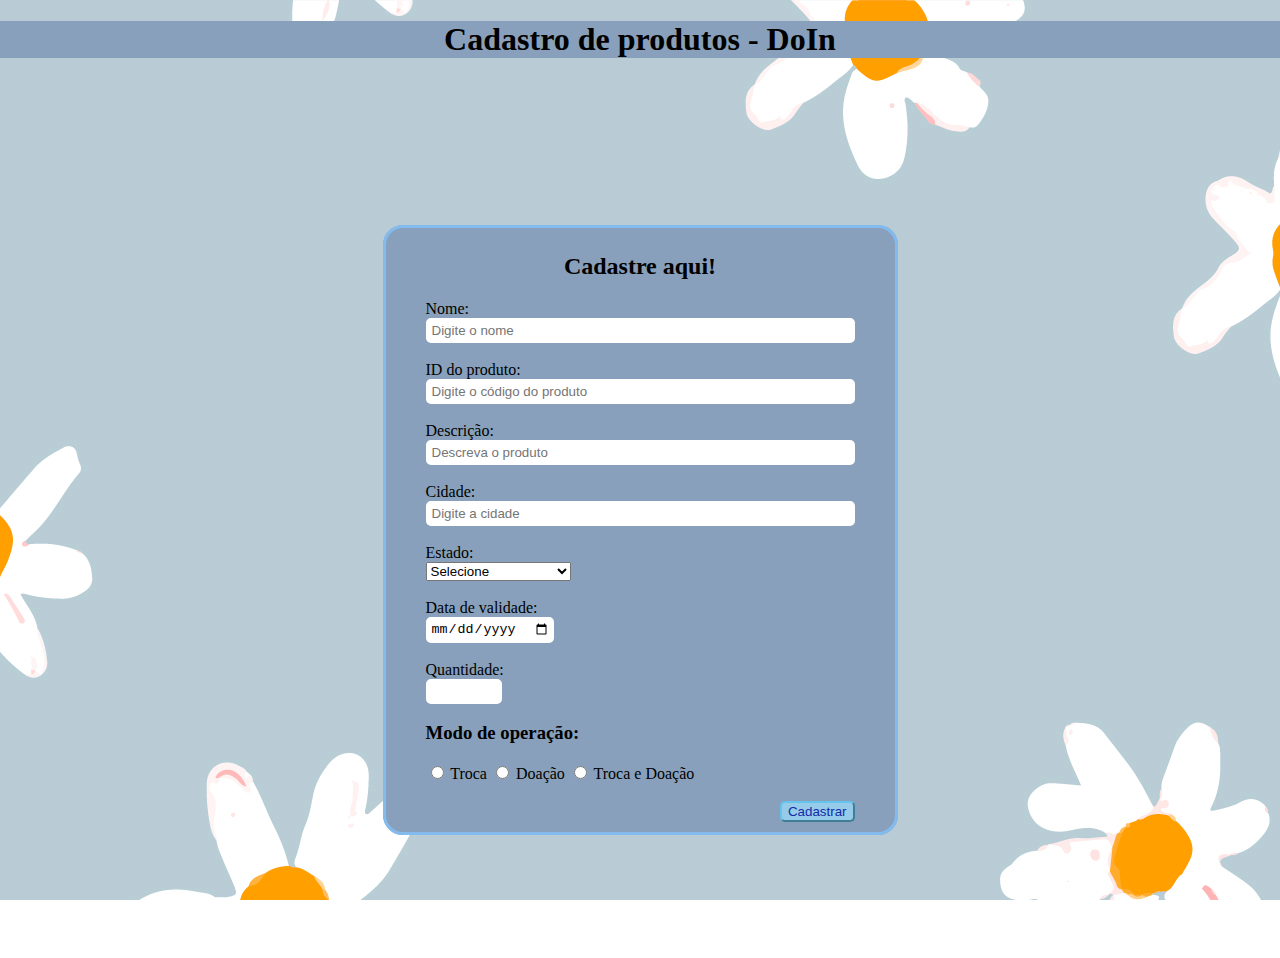
<file: cadastro_produto copy.html>
<!DOCTYPE html>
<html lang="en">
<head>
  <meta charset="UTF-8">
  <meta http-equiv="X-UA-Compatible" content="IE=edge">
  <meta name="viewport" content="width=device-width, initial-scale=1.0">
  <link rel="stylesheet" href="cadastro_produto.css">
  <title>Document</title>
</head>
<body background="img/azulEscuro.jpg">
  <div>
    <header class="top-header">
      <div class="nav-top">
          <h1 id="titulo">Cadastro de produtos - DoIn</h1>
      </div>
    </header>
  </div>
    <form action="cadastro_produto.php" method="post">
      <div class="container" >
        <div class="box">
      <fieldset class="cor-box">
        <h2 id="titulo">Cadastre aqui!</h2>
      <label for="nome">Nome: </label></br>
      <input type="text" size="50" name="nome_produto" placeholder="Digite o nome" id="arre_caixa">
      <br>
      <br>
      <label for="id_produto">ID do produto: </label></br>
      <input type="text" size="50" name="id_produto"  placeholder="Digite o código do produto" id="arre_caixa">
      <br>
      <br>
      <label for="descricao_produto">Descrição: </label></br>
      <input type="text" size="50" name="descricao_produto"  placeholder="Descreva o produto" id="arre_caixa">
      <br>
      <br>
      <label for="cidade">Cidade: </label></br>
      <input type="text" size="50" name="cidade"  placeholder="Digite a cidade" id="arre_caixa">
      <br>
      <br>
      <label for="estado">Estado: </label></br>
      <select id="estado" name="UF">
        <option value="">Selecione</option>
        <option value="AC">Acre</option>
        <option value="AL">Alagoas</option>
        <option value="AP">Amapá</option>
        <option value="AM">Amazonas</option>
        <option value="BA">Bahia</option>
        <option value="CE">Ceará</option>
        <option value="DF">Distrito Federal</option>
        <option value="ES">Espirito Santo</option>
        <option value="GO">Goiás</option>
        <option value="MA">Maranhão</option>
        <option value="MS">Mato Grosso do Sul</option>
        <option value="MT">Mato Grosso</option>
        <option value="MG">Minas Gerais</option>
        <option value="PA">Pará</option>
        <option value="PB">Paraíba</option>
        <option value="PR">Paraná</option>
        <option value="PE">Pernambuco</option>
        <option value="PI">Piauí</option>
        <option value="RJ">Rio de Janeiro</option>
        <option value="RN">Rio Grande do Norte</option>
        <option value="RS">Rio Grande do Sul</option>
        <option value="RO">Rondônia</option>
        <option value="RR">Roraima</option>
        <option value="SC">Santa Catarina</option>
        <option value="SP">São Paulo</option>
        <option value="SE">Sergipe</option>
        <option value="TO">Tocantins</option>
    </select>
      <br>
      <br>
     
      <label for="dt_validade">Data de validade: </label></br>
      <input type="date" name="dt_validade" id="arre_caixa">
      <br>
      <br>
      <label for="quant_produto">Quantidade: </label></br>
      <input type="number" size="50" name="quant_produto" id="arre_caixa" min="1" max="1000">
      <br>
      <h3>Modo de operação: </h3>
      <div>
        <input type="radio"  name="modoOperacao" value="troca">
        <label for="huey">Troca</label>
        <input type="radio"  name="modoOperacao" value="doacao">
        <label for="huey">Doação</label>
        <input type="radio"  name="modoOperacao" value="doatroca">
        <label for="huey">Troca e Doação</label>
      </div>
      <br>
      <div id="divright">
      <button type="submit" id="button">Cadastrar</button>
      </div>
    </div>
      </div>
    </fieldset>
    </form>
</body>
</html>
</file>
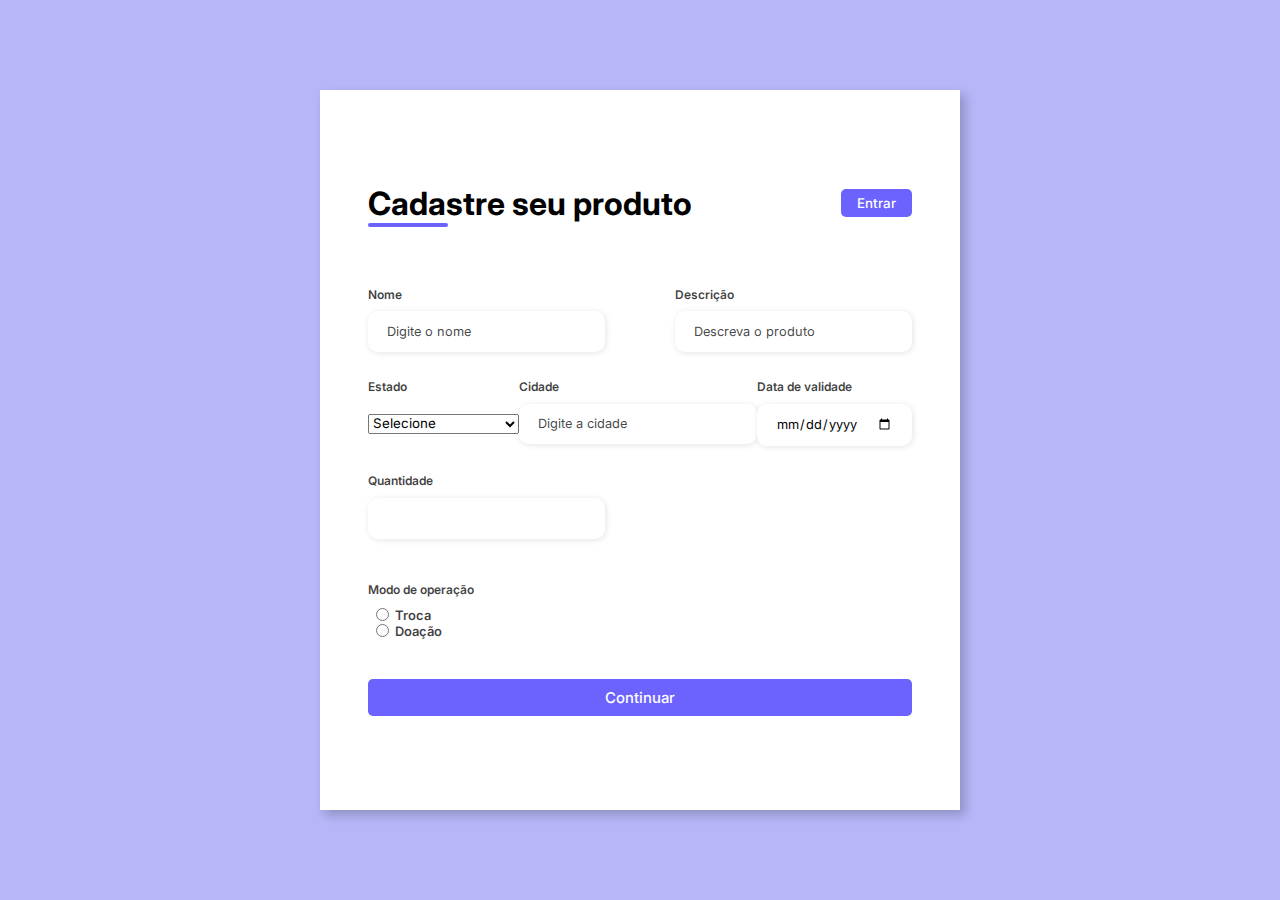
<file: cadastro_produto.html>
<!-- https://undraw.co/illustrations  link para imagens--> 
<!DOCTYPE html>
<html lang="pt-br">

<head>
    <meta charset="UTF-8">
    <meta http-equiv="X-UA-Compatible" content="IE=edge">
    <meta name="viewport" content="width=device-width, initial-scale=1.0">
    <link rel="stylesheet" href="style.css">
    <title>Formulário</title>
</head>

<body>
    <div class="container">
        <div class="form-image">
            <img src="img/cad_produto.png" alt="">
        </div>
        <div class="form">
            <form action="#">
                <div class="form-header">
                    <div class="title">
                        <h1>Cadastre seu produto</h1>
                    </div>
                    <div class="login-button">
                        <button><a href="#">Entrar</a></button>
                    </div>
                </div>

                <div class="input-group">
                    <div class="input-box">
                        <label for="firstname">Nome</label>
                        <input id="firstname" type="text" name="firstname" placeholder="Digite o nome" required>
                    </div>
                    <div class="input-box">
                        <label for="email">Descrição</label>
                        <input id="descricao_produto" type="text" name="descricao_produto" placeholder="Descreva o produto" required>
                    </div>

                    <div class="input-box">
                      <label for="estado">Estado</label></br>
                      <select id="arre_caixa" name="UF">
                        <option value="">Selecione</option>
                        <option value="AC">Acre</option>
                        <option value="AL">Alagoas</option>
                        <option value="AP">Amapá</option>
                        <option value="AM">Amazonas</option>
                        <option value="BA">Bahia</option>
                        <option value="CE">Ceará</option>
                        <option value="DF">Distrito Federal</option>
                        <option value="ES">Espirito Santo</option>
                        <option value="GO">Goiás</option>
                        <option value="MA">Maranhão</option>
                        <option value="MS">Mato Grosso do Sul</option>
                        <option value="MT">Mato Grosso</option>
                        <option value="MG">Minas Gerais</option>
                        <option value="PA">Pará</option>
                        <option value="PB">Paraíba</option>
                        <option value="PR">Paraná</option>
                        <option value="PE">Pernambuco</option>
                        <option value="PI">Piauí</option>
                        <option value="RJ">Rio de Janeiro</option>
                        <option value="RN">Rio Grande do Norte</option>
                        <option value="RS">Rio Grande do Sul</option>
                        <option value="RO">Rondônia</option>
                        <option value="RR">Roraima</option>
                        <option value="SC">Santa Catarina</option>
                        <option value="SP">São Paulo</option>
                        <option value="SE">Sergipe</option>
                        <option value="TO">Tocantins</option>
                    </select>
                    </div>
                    <div class="input-box">
                        <label for="cidade">Cidade</label>
                        <input id="cidade" type="text" name="cidade" placeholder="Digite a cidade" required>
                    </div>
                    <div class="input-box">
                        <label for="password">Data de validade</label>
                        <input type="date" name="dataVal" >
                    </div>
                    <div class="input-box">
                        <label for="confirmPassword">Quantidade</label>
                        <input id="confirmPassword" type="number" name="confirmPassword" >
                    </div>

                </div>

                <div class="gender-inputs">
                    <div class="gender-title">
                        <h6>Modo de operação</h6>
                    </div>

                    <div class="gender-group">
                        <div>
                            <div class="gender-input">
                                <input id="female" type="radio" name="gender">
                                <label for="female">Troca</label>
                            </div>

                            <div class="gender-input">
                                <input id="male" type="radio" name="gender">
                                <label for="male">Doação</label>
                            </div>
                        </div>  
                    </div>
                </div>

                <div class="continue-button">
                    <button><a href="#">Continuar</a> </button>
                </div>
            </form>
        </div>
    </div>
</body>

</html>
</file>
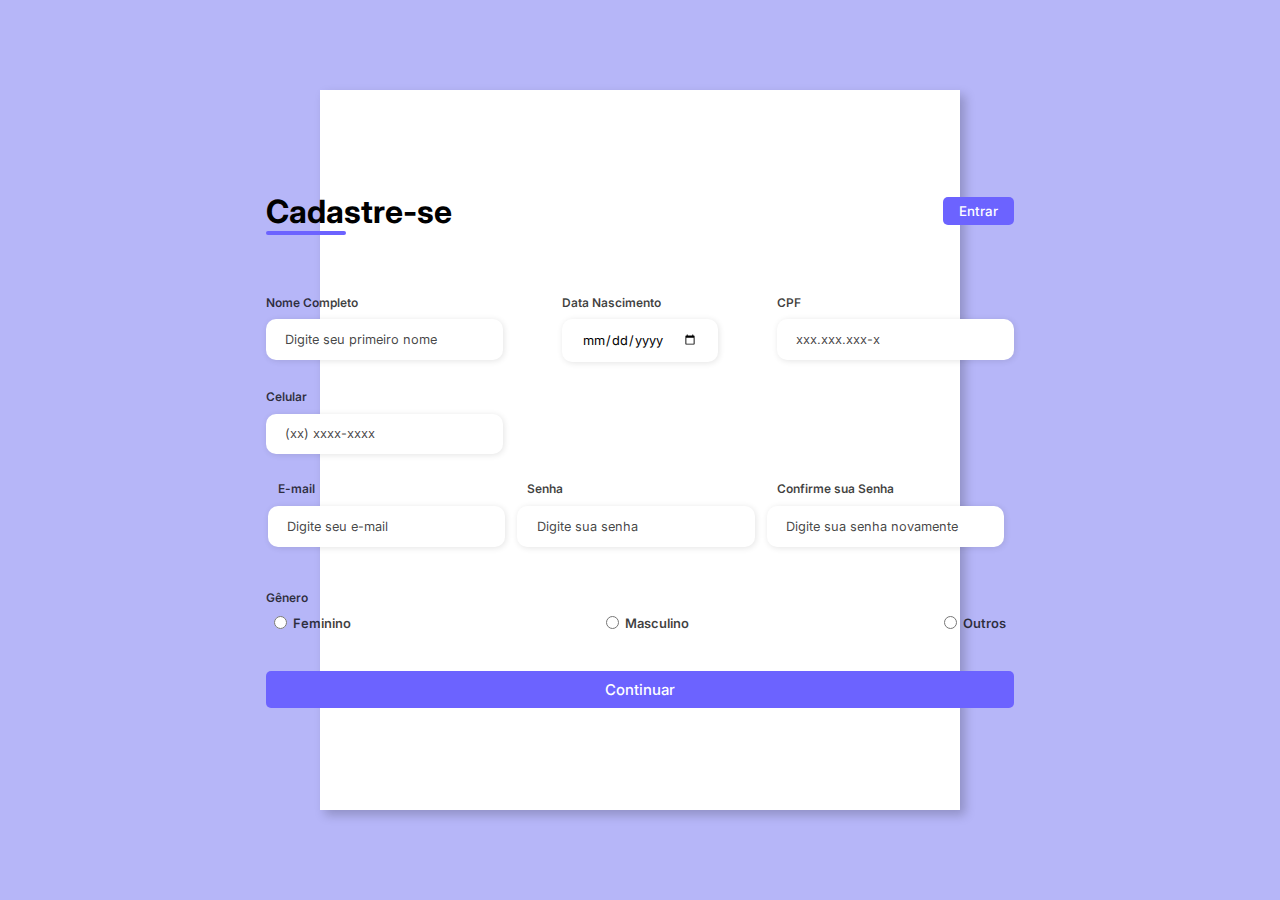
<file: cadastro_usuario/cadastro_usuario.html>
<!-- https://undraw.co/illustrations  link para imagens--> 
<!DOCTYPE html>
<html lang="pt-br">

<head>
    <meta charset="UTF-8">
    <meta http-equiv="X-UA-Compatible" content="IE=edge">
    <meta name="viewport" content="width=device-width, initial-scale=1.0">
    <link rel="stylesheet" href="assets/css/style.css">
    <title>Formulário</title>
</head>

<body>
    <div class="container">
        <div class="form-image">
            <img src="assets/img/cadastro.png" alt="">
        </div>
        <div class="form">
            <form action="#">
                <div class="form-header">
                    <div class="title">
                        <h1>Cadastre-se</h1>
                    </div>
                    <div class="login-button">
                        <button><a href="#">Entrar</a></button>
                    </div>
                </div>

                <div class="input-group">
                    <div class="input-box">
                        <label for="firstname">Nome Completo</label>
                        <input id="firstname" type="text" name="firstname" placeholder="Digite seu primeiro nome" required>
                    </div>

                    <div class="input-box">
                        <label for="password">Data Nascimento</label>
                        <input type="date" name="dataVal" >
                    </div>
                    <div class="input-box">
                        <label for="number">CPF</label>
                        <input id="number" type="tel" name="number" placeholder="xxx.xxx.xxx-x" required>
                    </div>
                    <div class="input-box">
                        <label for="number">Celular</label>
                        <input id="number" type="tel" name="number" placeholder="(xx) xxxx-xxxx" required>
                    </div>

                    <div class="entrar">
                    <div class="input-box">
                        <label for="email">E-mail</label>
                        <input id="email" type="email" name="email" placeholder="Digite seu e-mail" required>
                    </div>

                    <div class="input-box">
                        <label for="password">Senha</label>
                        <input id="password" type="password" name="password" placeholder="Digite sua senha" required>
                    </div>


                    <div class="input-box">
                        <label for="confirmPassword">Confirme sua Senha</label>
                        <input id="confirmPassword" type="password" name="confirmPassword" placeholder="Digite sua senha novamente" required>
                    </div>
                </div>
                </div>

                <div class="gender-inputs">
                    <div class="gender-title">
                        <h6>Gênero</h6>
                    </div>

                    <div class="gender-group">
                        <div class="gender-input">
                            <input id="female" type="radio" name="gender">
                            <label for="female">Feminino</label>
                        </div>

                        <div class="gender-input">
                            <input id="male" type="radio" name="gender">
                            <label for="male">Masculino</label>
                        </div>

                        <div class="gender-input">
                            <input id="others" type="radio" name="gender">
                            <label for="others">Outros</label>
                        </div>

                    </div>
                </div>

                <div class="continue-button">
                    <button><a href="#">Continuar</a> </button>
                </div>
            </form>
        </div>
    </div>
</body>

</html>
</file>
<file: cadastro_produto.css>
/*
#afc7b9
#ffe1c9
#fac7b4
#fca89d
#998b82
*/
 
 
html
{
  position:fixed;
  width:100%;
  height:100%;
}

 /* style do cadastro produto*/
  

 .container {
    position: center;
    width: 100vw;
    height: 100vh;
    /*background: #fac7b4;*/
    display: flex;
    flex-direction: row;
    justify-content: center;
    align-items: center;
    }
    *&:.box {
    width: 300px;
    height: 300px;
    background: #fff;
    position: center;
    align-items: center;
    }

    body {
    margin: 0px;
    }

    /* título página*/
    #titulo{
        text-align: center;
    }

    .cor-box{
        background: #88a0bb;
        border-radius: 20px 20px 20px 20px;
        border: 3px solid #84bbee;
        padding-left: 40px;
        padding-right: 40px;
    }
    
    /* botão */
    #divright {
        float: right;
    }

    /* nav topo*/

    .nav-top{
        position: relative;
        background: #88a0bb;
    }

    #arre_caixa{
        border-radius: 5px 5px 5px 5px;
        border: 4px solid #ffffff;
    }
    #button{
        border-radius: 5px 5px 5px 5px;
        border-color: #64c4eb;
        background-color: #96cbe9;
        color: rgb(17, 45, 168);
    }
</file>
<file: style.css>
@import url('https://fonts.googleapis.com/css2?family=Inter:wght@200;300;400;500&family=Open+Sans:wght@300;400;500;600&display=swap');
* {
    padding: 0;
    margin: 0;
    box-sizing: border-box;
    font-family: 'Inter', sans-serif;
}

body {
    width: 100%;
    height: 100vh;
    display: flex;
    justify-content: center;
    align-items: center;
    background: #0c0ce94d;
}

.container {
    width: 80%;
    height: 80vh;
    display: flex;
    box-shadow: 5px 5px 10px rgba(0, 0, 0, 0.212);
}

.form-image {
    width: 50%;
    display: flex;
    justify-content: center;
    align-items: center;
    background-color: #fde3a7d7;
    padding: 1rem;
}

.form-image img {
    width: 31rem;
}

.form {
    width: 50%;
    display: flex;
    flex-direction: column;
    justify-content: center;
    align-items: center;
    background-color: #fff;
    padding: 3rem;
}

.form-header {
    margin-bottom: 3rem;
    display: flex;
    justify-content: space-between;
}

.login-button {
    display: flex;
    align-items: center;
}

.login-button button {
    border: none;
    background-color: #6c63ff;
    padding: 0.4rem 1rem;
    border-radius: 5px;
    cursor: pointer;
}

.login-button button:hover {
    background-color: #6b63fff1;
}

.login-button button a {
    text-decoration: none;
    font-weight: 500;
    color: #fff;
}

.form-header h1::after {
    content: '';
    display: block;
    width: 5rem;
    height: 0.3rem;
    background-color: #6c63ff;
    margin: 0 auto;
    position: absolute;
    border-radius: 10px;
}

.input-group {
    display: flex;
    flex-wrap: wrap;
    justify-content: space-between;
    padding: 1rem 0;
}

.input-box {
    display: flex;
    flex-direction: column;
    margin-bottom: 1.1rem;
}

.input-box input {
    margin: 0.6rem 0;
    padding: 0.8rem 1.2rem;
    border: none;
    border-radius: 10px;
    box-shadow: 1px 1px 6px #0000001c;
    font-size: 0.8rem;
}

.input-box input:hover {
    background-color: #eeeeee75;
}

.input-box input:focus-visible {
    outline: 1px solid #6c63ff;
}

.input-box label,
.gender-title h6 {
    font-size: 0.75rem;
    font-weight: 600;
    color: #000000c0;
}

.input-box input::placeholder {
    color: #000000be;
}

.gender-group {
    display: flex;
    justify-content: space-between;
    margin-top: 0.62rem;
    padding: 0 .5rem;
}

.gender-input {
    display: flex;
    align-items: center;
}

.gender-input input {
    margin-right: 0.35rem;
}

.gender-input label {
    font-size: 0.81rem;
    font-weight: 600;
    color: #000000c0;
}

.continue-button button {
    width: 100%;
    margin-top: 2.5rem;
    border: none;
    background-color: #6c63ff;
    padding: 0.62rem;
    border-radius: 5px;
    cursor: pointer;
}

.continue-button button:hover {
    background-color: #6b63fff1;
}

.continue-button button a {
    text-decoration: none;
    font-size: 0.93rem;
    font-weight: 500;
    color: #fff;
}

@media screen and (max-width: 1330px) {
    .form-image {
        display: none;
    }
    .container {
        width: 50%;
    }
    .form {
        width: 100%;
    }
}

@media screen and (max-width: 1064px) {
    .container {
        width: 90%;
        height: auto;
    }
    .input-group {
        flex-direction: column;
        z-index: 5;
        padding-right: 5rem;
        max-height: 10rem;
        overflow-y: scroll;
        flex-wrap: nowrap;
    }
    .gender-inputs {
        margin-top: 2rem;
    }
    .gender-group {
        flex-direction: column;
    }
    .gender-title h6 {
        margin: 0;
    }
    .gender-input {
        margin-top: 0.5rem;
    }
}
</file>
<file: cadastro_usuario/assets/css/style.css>
@import url('https://fonts.googleapis.com/css2?family=Inter:wght@200;300;400;500&family=Open+Sans:wght@300;400;500;600&display=swap');
* {
    padding: 0;
    margin: 0;
    box-sizing: border-box;
    font-family: 'Inter', sans-serif;
}

body {
    width: 100%;
    height: 100vh;
    display: flex;
    justify-content: center;
    align-items: center;
    background: #0c0ce94d;
}

.container {
    width: 80%;
    height: 80vh;
    display: flex;
    box-shadow: 5px 5px 10px rgba(0, 0, 0, 0.212);
}

.form-image {
    width: 50%;
    display: flex;
    justify-content: center;
    align-items: center;
    background-color: #fde3a7d7;
    padding: 1rem;
}

.form-image img {
    width: 31rem;
}

.form {
    width: 50%;
    display: flex;
    flex-direction: column;
    justify-content: center;
    align-items: center;
    background-color: #fff;
    padding: 3rem;
}

.form-header {
    margin-bottom: 3rem;
    display: flex;
    justify-content: space-between;
}

.login-button {
    display: flex;
    align-items: center;
}

.login-button button {
    border: none;
    background-color: #6c63ff;
    padding: 0.4rem 1rem;
    border-radius: 5px;
    cursor: pointer;
}

.login-button button:hover {
    background-color: #6b63fff1;
}

.login-button button a {
    text-decoration: none;
    font-weight: 500;
    color: #fff;
}

.form-header h1::after {
    content: '';
    display: block;
    width: 5rem;
    height: 0.3rem;
    background-color: #6c63ff;
    margin: 0 auto;
    position: absolute;
    border-radius: 10px;
}

.input-group {
    display: flex;
    flex-wrap: wrap;
    justify-content: space-between;
    padding: 1rem 0;
}

.input-box {
    display: flex;
    flex-direction: column;
    margin-bottom: 1.1rem;
}

.entrar{
    display: flex;
    flex-direction: row;
}

.entrar .input-box input{
    margin-inline: 10px;
    margin-left: 2px;

}
.entrar .input-box label{
    margin-left: 12px;
}

.input-box input {
    margin: 0.6rem 0;
    padding: 0.8rem 1.2rem;
    border: none;
    border-radius: 10px;
    box-shadow: 1px 1px 6px #0000001c;
    font-size: 0.8rem;
}

.input-box input:hover {
    background-color: #eeeeee75;
}

.input-box input:focus-visible {
    outline: 1px solid #6c63ff;
}

.input-box label,
.gender-title h6 {
    font-size: 0.75rem;
    font-weight: 600;
    color: #000000c0;
}

.input-box input::placeholder {
    color: #000000be;
}

.gender-group {
    display: flex;
    justify-content: space-between;
    margin-top: 0.62rem;
    padding: 0 .5rem;
}

.gender-input {
    display: flex;
    align-items: center;
}

.gender-input input {
    margin-right: 0.35rem;
}

.gender-input label {
    font-size: 0.81rem;
    font-weight: 600;
    color: #000000c0;
}

.continue-button button {
    width: 100%;
    margin-top: 2.5rem;
    border: none;
    background-color: #6c63ff;
    padding: 0.62rem;
    border-radius: 5px;
    cursor: pointer;
}

.continue-button button:hover {
    background-color: #6b63fff1;
}

.continue-button button a {
    text-decoration: none;
    font-size: 0.93rem;
    font-weight: 500;
    color: #fff;
}

@media screen and (max-width: 1330px) {
    .form-image {
        display: none;
    }
    .container {
        width: 50%;
    }
    .form {
        width: 100%;
    }
}

@media screen and (max-width: 1064px) {
    .container {
        width: 90%;
        height: auto;
    }
    .input-group {
        flex-direction: column;
        z-index: 5;
        padding-right: 5rem;
        max-height: 10rem;
        overflow-y: scroll;
        flex-wrap: nowrap;
    }
    .gender-inputs {
        margin-top: 2rem;
    }
    .gender-group {
        flex-direction: column;
    }
    .gender-title h6 {
        margin: 0;
    }
    .gender-input {
        margin-top: 0.5rem;
    }
}
</file>
